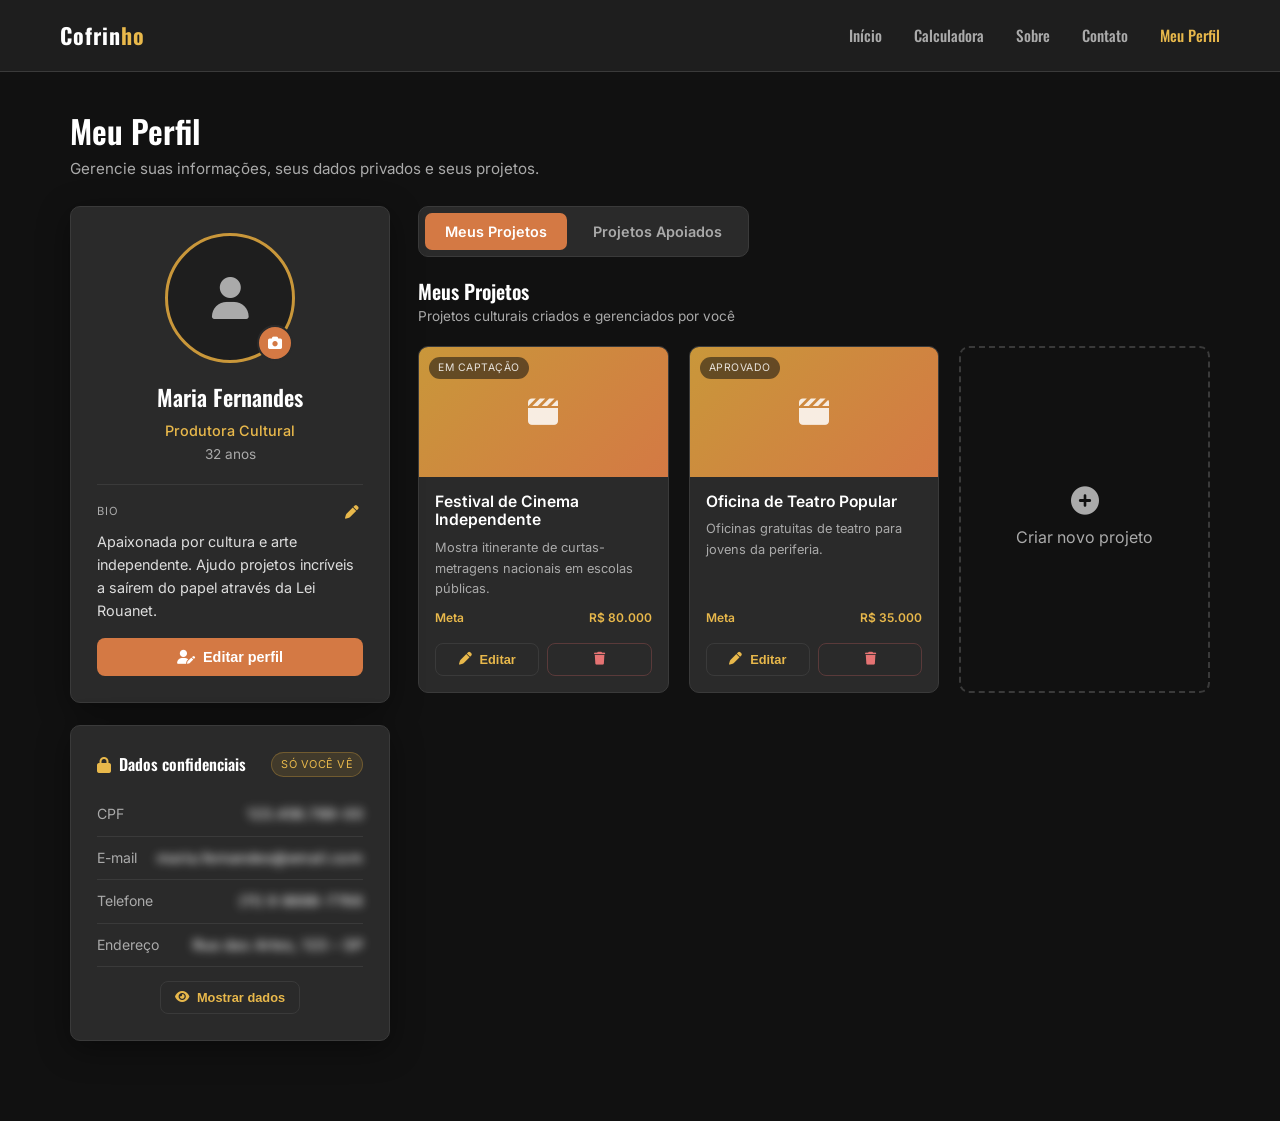
<file: perfil.html>
<!DOCTYPE html>
<html lang="pt-br">
<head>
<meta charset="UTF-8">
<meta name="viewport" content="width=device-width, initial-scale=1.0">
<title>Meu Perfil | Cofrinho</title>
<link rel="stylesheet" href="https://cdnjs.cloudflare.com/ajax/libs/font-awesome/6.7.2/css/all.min.css"/>
<link href="https://fonts.googleapis.com/css2?family=Oswald:wght@300;400;500;700&family=Inter:wght@400;500;600;700&display=swap" rel="stylesheet">
<link rel="stylesheet" href="css/global.css"/>
<style>


:root {
  --amarelo: #d47944;
  --amarelo-hover: #e8935a;
  --gold:     #C9973A;
  --gold-l:   #E8B84B;
  --cinza-escuro: #111111;
  --cinza-medio: #1e1e1e;
  --cinza-card: #2a2a2a;
  --cinza-borda: #3a3a3a;
  --branco: #ffffff;
  --texto-muted: #aaaaaa;
  --shadow: 0 8px 32px rgba(0,0,0,.4);
  --radius: 10px;
  --transition: .25s ease;
}

*, *::before, *::after { box-sizing: border-box; margin: 0; padding: 0; }
html { scroll-behavior: smooth; }

body {
  font-family: 'Inter', 'Segoe UI', sans-serif;
  background: var(--cinza-escuro);
  color: var(--branco);
  line-height: 1.6;
  min-height: 100vh;

}

a { color: var(--amarelo); text-decoration: none; }

/* ===== HEADER ===== */
header {
  font-family: 'Oswald', Arial, sans-serif;
  display: flex;
  justify-content: space-between;
  align-items: center;
  padding: 18px 60px;
  background: var(--cinza-medio);
  border-bottom: 1px solid var(--cinza-borda);
  position: sticky;
  top: 0;
  z-index: 50;
}
.header-logo-text {
  font-size: 22px;
  font-weight: 700;
  letter-spacing: 1px;
  color: var(--branco);
}
.header-logo-text span { color: var(--gold-l); }
header nav { display: flex; gap: 2rem; align-items: center; }
header nav a {
  color: var(--texto-muted); font-weight: 500; font-size: .95rem;
  transition: color var(--transition);
}
header nav a:hover, header nav a.active { color: var(--gold-l); }
.nav-toggle { display: none; background: none; border: none; color: var(--branco); font-size: 1.5rem; cursor: pointer; }

@media (max-width: 860px){
  header{ padding: 15px 20px; }
  header nav{ display:none; position:fixed; inset:0; background:rgba(17,17,17,.98);
    flex-direction:column; justify-content:center; align-items:center; gap:2rem; z-index:99; }
  header nav.open{ display:flex; }
  .nav-toggle{ display:block; z-index:100; }
}

/* ===== LAYOUT ===== */
.page-title {
  max-width: 1200px;
  margin: 40px auto 0;
  padding: 0 30px;
}
.page-title h1 { font-family:'Oswald',sans-serif; font-size: 2rem; font-weight: 600; }
.page-title p { color: var(--texto-muted); margin-top: 6px; font-size: .95rem; }

.wrapper {
  display: grid;
  grid-template-columns: 320px 1fr;
  gap: 28px;
  max-width: 1200px;
  margin: 25px auto 80px;
  padding: 0 30px;
  align-items: start;
}

.card {
  background: var(--cinza-card);
  border: 1px solid var(--cinza-borda);
  border-radius: var(--radius);
  padding: 26px;
  box-shadow: var(--shadow);
}

/* ===== SIDEBAR / PERFIL ===== */
.sidebar { display: flex; flex-direction: column; gap: 22px; position: sticky; top: 100px; }

.profile-card { text-align: center; }

.avatar-wrap {
  position: relative;
  width: 130px;
  height: 130px;
  margin: 0 auto 16px;
}
.avatar-img {
  width: 130px; height: 130px; border-radius: 50%;
  object-fit: cover; border: 3px solid var(--gold);
  background: var(--cinza-medio);
  display:flex; align-items:center; justify-content:center;
  font-size: 42px; color: var(--texto-muted);
}
.avatar-edit-btn {
  position: absolute; bottom: 2px; right: 2px;
  width: 36px; height: 36px; border-radius: 50%;
  background: var(--amarelo); border: 2px solid var(--cinza-card);
  color: var(--branco); font-size: 14px;
  display: flex; align-items: center; justify-content: center;
  cursor: pointer; transition: background var(--transition);
}
.avatar-edit-btn:hover { background: var(--amarelo-hover); }

.profile-name { font-family:'Oswald',sans-serif; font-size: 1.4rem; font-weight: 600; }
.profile-prof { color: var(--gold-l); font-size: .9rem; margin-top: 4px; font-weight: 500; }
.profile-age { color: var(--texto-muted); font-size: .85rem; margin-top: 2px; }

.profile-bio {
  margin-top: 18px; padding-top: 18px;
  border-top: 1px solid var(--cinza-borda);
  text-align: left;
  font-size: .9rem;
  color: #ddd;
}
.profile-bio-label {
  text-transform: uppercase; font-size: .7rem; letter-spacing: 1px;
  color: var(--texto-muted); margin-bottom: 8px; display:flex; align-items:center; justify-content:space-between;
}
.icon-btn {
  background: none; border: none; color: var(--gold-l); cursor: pointer;
  font-size: .85rem; padding: 2px 4px; transition: color var(--transition);
}
.icon-btn:hover { color: var(--gold); }

.btn {
  display: inline-flex; align-items: center; justify-content: center; gap: 8px;
  padding: 11px 18px; border-radius: 8px; font-weight: 600; font-size: .9rem;
  cursor: pointer; border: none; transition: all var(--transition); width: 100%;
}
.btn-primary { background: var(--amarelo); color: var(--branco); }
.btn-primary:hover { background: var(--amarelo-hover); }
.btn-outline { background: transparent; color: var(--gold-l); border: 1px solid var(--cinza-borda); }
.btn-outline:hover { border-color: var(--gold-l); }
.btn-sm { width:auto; padding: 8px 14px; font-size: .8rem; }
.btn-danger { background: transparent; color: #e57373; border: 1px solid #5a3a3a; }
.btn-danger:hover { background: rgba(229,115,115,.1); }

.mt-10 { margin-top: 10px; }
.mt-16 { margin-top: 16px; }

/* ===== DADOS CONFIDENCIAIS ===== */
.confidencial-header {
  display: flex; align-items: center; justify-content: space-between; margin-bottom: 16px;
}
.confidencial-title { display:flex; align-items:center; gap:8px; font-family:'Oswald',sans-serif; font-size: 1rem; font-weight:600; }
.confidencial-title i { color: var(--gold-l); }
.badge-privado {
  font-size: .68rem; text-transform: uppercase; letter-spacing: .5px;
  background: rgba(201,151,58,.15); color: var(--gold-l);
  padding: 3px 9px; border-radius: 20px; border: 1px solid rgba(201,151,58,.35);
}
.conf-row {
  display: flex; justify-content: space-between; align-items: center;
  padding: 10px 0; border-bottom: 1px solid var(--cinza-borda); font-size: .88rem;
}
.conf-row:last-of-type { border-bottom: none; }
.conf-label { color: var(--texto-muted); }
.conf-value { font-weight: 500; letter-spacing: .5px; }
.conf-blur { filter: blur(5px); user-select: none; transition: filter .2s; }
.conf-toggle-wrap { text-align:center; margin-top: 14px; }

/* ===== MAIN CONTENT / TABS ===== */
.tabs {
  display: flex; gap: 6px; margin-bottom: 22px;
  background: var(--cinza-card); border: 1px solid var(--cinza-borda);
  border-radius: 10px; padding: 6px; width: fit-content;
}
.tab-btn {
  background: none; border: none; color: var(--texto-muted);
  padding: 10px 20px; border-radius: 7px; font-weight: 600; font-size: .9rem;
  cursor: pointer; transition: all var(--transition); font-family: inherit;
}
.tab-btn.active { background: var(--amarelo); color: var(--branco); }
.tab-btn:not(.active):hover { color: var(--branco); }

.tab-panel { display: none; }
.tab-panel.active { display: block; }

.panel-head {
  display: flex; justify-content: space-between; align-items: center; margin-bottom: 18px;
}
.panel-head h2 { font-family:'Oswald',sans-serif; font-size: 1.25rem; font-weight: 600; }
.panel-head p { color: var(--texto-muted); font-size: .85rem; margin-top: 3px; }

.project-grid {
  display: grid;
  grid-template-columns: repeat(auto-fill, minmax(230px, 1fr));
  gap: 20px;
}

.project-card {
  background: var(--cinza-card); border: 1px solid var(--cinza-borda);
  border-radius: var(--radius); overflow: hidden;
  transition: transform var(--transition), border-color var(--transition);
  display: flex; flex-direction: column;
}
.project-card:hover { transform: translateY(-4px); border-color: var(--gold); }
.project-img {
  height: 130px; background: linear-gradient(135deg, var(--gold) 0%, var(--amarelo) 100%);
  display: flex; align-items:center; justify-content:center; color: rgba(255,255,255,.85); font-size: 30px;
  position: relative;
}
.project-status {
  position:absolute; top:10px; left:10px; font-size:.65rem; text-transform:uppercase;
  background: rgba(17,17,17,.55); padding: 3px 9px; border-radius: 20px; letter-spacing:.5px;
}
.project-info { padding: 16px; flex: 1; display:flex; flex-direction:column; gap: 8px;}
.project-info h3 { font-size: .98rem; font-weight: 600; }
.project-info p { font-size: .8rem; color: var(--texto-muted); flex:1; }
.project-meta { display:flex; justify-content:space-between; font-size:.75rem; color: var(--gold-l); font-weight:600; }
.project-actions { display: flex; gap: 8px; padding: 0 16px 16px; }
.project-actions .btn-sm { flex: 1; }

.add-card {
  border: 2px dashed var(--cinza-borda); border-radius: var(--radius);
  display: flex; flex-direction: column; align-items: center; justify-content: center;
  gap: 10px; min-height: 230px; cursor: pointer; color: var(--texto-muted);
  transition: all var(--transition);
}
.add-card:hover { border-color: var(--gold-l); color: var(--gold-l); }
.add-card i { font-size: 28px; }

.empty-state {
  text-align:center; padding: 50px 20px; color: var(--texto-muted); font-size: .9rem;
}

/* ===== MODAL ===== */
.modal-overlay {
  display: none; position: fixed; inset: 0; background: rgba(0,0,0,.65);
  z-index: 200; align-items: center; justify-content: center; padding: 20px;
}
.modal-overlay.open { display: flex; }
.modal-box {
  background: var(--cinza-card); border: 1px solid var(--cinza-borda);
  border-radius: var(--radius); width: 100%; max-width: 480px;
  padding: 28px; box-shadow: var(--shadow); max-height: 90vh; overflow-y: auto;
}
.modal-head { display:flex; justify-content:space-between; align-items:center; margin-bottom: 20px; }
.modal-head h3 { font-family:'Oswald',sans-serif; font-size: 1.15rem; }
.modal-close { background:none; border:none; color: var(--texto-muted); font-size: 1.2rem; cursor:pointer; }
.modal-close:hover { color: var(--branco); }

.form-group { margin-bottom: 16px; }
.form-group label {
  display:block; font-size:.78rem; text-transform:uppercase; letter-spacing:.5px;
  color: var(--texto-muted); margin-bottom: 7px; font-weight:600;
}
.form-group input,
.form-group textarea,
.form-group select {
  width: 100%; padding: 11px 13px; border-radius: 7px;
  border: 1px solid var(--cinza-borda); background: var(--cinza-medio);
  color: var(--branco); font-size: .9rem; font-family: inherit;
}
.form-group input:focus, .form-group textarea:focus, .form-group select:focus {
  outline: none; border-color: var(--gold-l);
}
.form-group textarea { resize: vertical; min-height: 90px; }
.form-row-2 { display: grid; grid-template-columns: 1fr 1fr; gap: 14px; }
.modal-actions { display:flex; gap: 10px; margin-top: 22px; }

.toast {
  position: fixed; bottom: 26px; right: 26px; background: var(--cinza-card);
  border: 1px solid var(--gold); color: var(--branco); padding: 14px 20px;
  border-radius: 8px; box-shadow: var(--shadow); font-size: .88rem;
  display: flex; align-items: center; gap: 10px; z-index: 300;
  transform: translateY(20px); opacity: 0; pointer-events: none; transition: all .3s ease;
}
.toast.show { transform: translateY(0); opacity: 1; }
.toast i { color: var(--gold-l); }

@media (max-width: 860px) {
  .wrapper { grid-template-columns: 1fr; }
  .sidebar { position: static; }
}
</style>
</head>
<body>

<header>
  <div class="header-logo-text">Cofrin<span>ho</span></div>
  <nav id="mainNav">
    <a href="index.html">Início</a>
    <a href="calculadora.html">Calculadora</a>
    <a href="sobre.html">Sobre</a>
    <a href="contato.html">Contato</a>
    <a href="perfil.html" class="active">Meu Perfil</a>
  </nav>
  <button class="nav-toggle" id="navToggle"><i class="fa-solid fa-bars"></i></button>
</header>

<div class="page-title">
  <h1>Meu Perfil</h1>
  <p>Gerencie suas informações, seus dados privados e seus projetos.</p>
</div>

<div class="wrapper">

  <!-- ===== SIDEBAR ===== -->
  <div class="sidebar">

    <!-- Cartão de perfil -->
    <div class="card profile-card">
      <div class="avatar-wrap">
        <div class="avatar-img" id="avatarImg"><i class="fa-solid fa-user"></i></div>
        <div class="avatar-edit-btn" id="avatarEditBtn" title="Alterar foto">
          <i class="fa-solid fa-camera"></i>
        </div>
        <input type="file" id="avatarInput" accept="image/*" hidden>
      </div>

      <div class="profile-name" id="displayName">Maria Fernandes</div>
      <div class="profile-prof" id="displayProf">Produtora Cultural</div>
      <div class="profile-age" id="displayAge">32 anos</div>

      <div class="profile-bio">
        <div class="profile-bio-label">
          <span>Bio</span>
          <button class="icon-btn" id="editBioBtn" title="Editar bio"><i class="fa-solid fa-pen"></i></button>
        </div>
        <p id="displayBio">Apaixonada por cultura e arte independente. Ajudo projetos incríveis a saírem do papel através da Lei Rouanet.</p>
      </div>

      <button class="btn btn-primary mt-16" id="openEditProfileBtn">
        <i class="fa-solid fa-user-pen"></i> Editar perfil
      </button>
    </div>

    <!-- Dados confidenciais -->
    <div class="card">
      <div class="confidencial-header">
        <div class="confidencial-title"><i class="fa-solid fa-lock"></i> Dados confidenciais</div>
        <span class="badge-privado">Só você vê</span>
      </div>

      <div class="conf-row">
        <span class="conf-label">CPF</span>
        <span class="conf-value conf-blur" data-conf>123.456.789-00</span>
      </div>
      <div class="conf-row">
        <span class="conf-label">E-mail</span>
        <span class="conf-value conf-blur" data-conf>maria.fernandes@email.com</span>
      </div>
      <div class="conf-row">
        <span class="conf-label">Telefone</span>
        <span class="conf-value conf-blur" data-conf>(11) 9 8888-7766</span>
      </div>
      <div class="conf-row">
        <span class="conf-label">Endereço</span>
        <span class="conf-value conf-blur" data-conf>Rua das Artes, 123 – SP</span>
      </div>

      <div class="conf-toggle-wrap">
        <button class="btn btn-outline btn-sm" id="toggleConfBtn">
          <i class="fa-solid fa-eye"></i> Mostrar dados
        </button>
      </div>
    </div>
  </div>

  <!-- ===== MAIN ===== -->
  <div class="main-content">

    <div class="tabs">
      <button class="tab-btn active" data-tab="meus">Meus Projetos</button>
      <button class="tab-btn" data-tab="apoiados">Projetos Apoiados</button>
    </div>

    <!-- MEUS PROJETOS -->
    <div class="tab-panel active" id="tab-meus">
      <div class="panel-head">
        <div>
          <h2>Meus Projetos</h2>
          <p>Projetos culturais criados e gerenciados por você</p>
        </div>
      </div>
      <div class="project-grid" id="meusProjetosGrid"></div>
    </div>

    <!-- PROJETOS APOIADOS -->
    <div class="tab-panel" id="tab-apoiados">
      <div class="panel-head">
        <div>
          <h2>Projetos Apoiados</h2>
          <p>Projetos culturais que você já incentivou via Lei Rouanet</p>
        </div>
      </div>
      <div class="project-grid" id="apoiadosGrid"></div>
    </div>

  </div>
</div>

<!-- ===== MODAL: EDITAR PERFIL ===== -->
<div class="modal-overlay" id="modalPerfil">
  <div class="modal-box">
    <div class="modal-head">
      <h3>Editar perfil</h3>
      <button class="modal-close" data-close><i class="fa-solid fa-xmark"></i></button>
    </div>
    <form id="formPerfil">
      <div class="form-group">
        <label>Nome completo</label>
        <input type="text" id="inputNome" required>
      </div>
      <div class="form-row-2">
        <div class="form-group">
          <label>Idade</label>
          <input type="number" id="inputIdade" min="1" max="120" required>
        </div>
        <div class="form-group">
          <label>Profissão</label>
          <input type="text" id="inputProfissao" required>
        </div>
      </div>
      <hr style="border-color: var(--cinza-borda); margin-bottom:16px;">
      <div class="form-group">
        <label>CPF (confidencial)</label>
        <input type="text" id="inputCpf">
      </div>
      <div class="form-row-2">
        <div class="form-group">
          <label>E-mail (confidencial)</label>
          <input type="email" id="inputEmail">
        </div>
        <div class="form-group">
          <label>Telefone (confidencial)</label>
          <input type="text" id="inputTelefone">
        </div>
      </div>
      <div class="form-group">
        <label>Endereço (confidencial)</label>
        <input type="text" id="inputEndereco">
      </div>
      <div class="modal-actions">
        <button type="button" class="btn btn-outline" data-close>Cancelar</button>
        <button type="submit" class="btn btn-primary">Salvar alterações</button>
      </div>
    </form>
  </div>
</div>

<!-- ===== MODAL: EDITAR BIO ===== -->
<div class="modal-overlay" id="modalBio">
  <div class="modal-box">
    <div class="modal-head">
      <h3>Editar bio</h3>
      <button class="modal-close" data-close><i class="fa-solid fa-xmark"></i></button>
    </div>
    <form id="formBio">
      <div class="form-group">
        <label>Sobre você</label>
        <textarea id="inputBio" maxlength="240"></textarea>
      </div>
      <div class="modal-actions">
        <button type="button" class="btn btn-outline" data-close>Cancelar</button>
        <button type="submit" class="btn btn-primary">Salvar bio</button>
      </div>
    </form>
  </div>
</div>

<!-- ===== MODAL: PROJETO (criar/editar) ===== -->
<div class="modal-overlay" id="modalProjeto">
  <div class="modal-box">
    <div class="modal-head">
      <h3 id="modalProjetoTitulo">Novo projeto</h3>
      <button class="modal-close" data-close><i class="fa-solid fa-xmark"></i></button>
    </div>
    <form id="formProjeto">
      <input type="hidden" id="projetoId">
      <div class="form-group">
        <label>Nome do projeto</label>
        <input type="text" id="projetoNome" required>
      </div>
      <div class="form-group">
        <label>Descrição</label>
        <textarea id="projetoDescricao" required></textarea>
      </div>
      <div class="form-row-2">
        <div class="form-group">
          <label>Status</label>
          <select id="projetoStatus">
            <option value="Em captação">Em captação</option>
            <option value="Aprovado">Aprovado</option>
            <option value="Concluído">Concluído</option>
          </select>
        </div>
        <div class="form-group">
          <label>Meta (R$)</label>
          <input type="number" id="projetoMeta" min="0" required>
        </div>
      </div>
      <div class="modal-actions">
        <button type="button" class="btn btn-outline" data-close>Cancelar</button>
        <button type="submit" class="btn btn-primary">Salvar projeto</button>
      </div>
    </form>
  </div>
</div>

<div class="toast" id="toast"><i class="fa-solid fa-circle-check"></i><span id="toastMsg">Salvo com sucesso!</span></div>

<script>
/* ===================== ESTADO ===================== */
let perfil = {
  nome: "Maria Fernandes",
  idade: 32,
  profissao: "Produtora Cultural",
  bio: "Apaixonada por cultura e arte independente. Ajudo projetos incríveis a saírem do papel através da Lei Rouanet.",
  cpf: "123.456.789-00",
  email: "maria.fernandes@email.com",
  telefone: "(11) 9 8888-7766",
  endereco: "Rua das Artes, 123 – SP",
  foto: null
};

let meusProjetos = [
  { id: 1, nome: "Festival de Cinema Independente", descricao: "Mostra itinerante de curtas-metragens nacionais em escolas públicas.", status: "Em captação", meta: 80000 },
  { id: 2, nome: "Oficina de Teatro Popular", descricao: "Oficinas gratuitas de teatro para jovens da periferia.", status: "Aprovado", meta: 35000 }
];

const projetosApoiados = [
  { nome: "Orquestra Jovem da Cidade", descricao: "Formação musical gratuita para crianças e adolescentes.", data: "Mar/2026", valor: "R$ 500" },
  { nome: "Exposição Arte Marginal", descricao: "Mostra fotográfica sobre culturas periféricas urbanas.", data: "Jan/2026", valor: "R$ 250" }
];

let confidencialVisivel = false;
let projetoEditandoId = null;

/* ===================== HEADER MOBILE ===================== */
document.getElementById('navToggle').addEventListener('click', () => {
  document.getElementById('mainNav').classList.toggle('open');
});

/* ===================== RENDER PERFIL ===================== */
function renderPerfil() {
  document.getElementById('displayName').textContent = perfil.nome;
  document.getElementById('displayProf').textContent = perfil.profissao;
  document.getElementById('displayAge').textContent = perfil.idade + " anos";
  document.getElementById('displayBio').textContent = perfil.bio;

  const avatarBox = document.getElementById('avatarImg');
  avatarBox.innerHTML = perfil.foto
    ? `<img src="${perfil.foto}" alt="Foto de perfil" style="width:100%;height:100%;border-radius:50%;object-fit:cover;">`
    : `<i class="fa-solid fa-user"></i>`;

  const rows = document.querySelectorAll('[data-conf]');
  const valores = [perfil.cpf, perfil.email, perfil.telefone, perfil.endereco];
  rows.forEach((el, i) => { el.textContent = valores[i]; });
}

/* ===================== FOTO DE PERFIL ===================== */
document.getElementById('avatarEditBtn').addEventListener('click', () => {
  document.getElementById('avatarInput').click();
});
document.getElementById('avatarInput').addEventListener('change', (e) => {
  const file = e.target.files[0];
  if (!file) return;
  const reader = new FileReader();
  reader.onload = (ev) => {
    perfil.foto = ev.target.result;
    renderPerfil();
    showToast("Foto de perfil atualizada!");
  };
  reader.readAsDataURL(file);
});

/* ===================== DADOS CONFIDENCIAIS ===================== */
document.getElementById('toggleConfBtn').addEventListener('click', function () {
  confidencialVisivel = !confidencialVisivel;
  document.querySelectorAll('[data-conf]').forEach(el => el.classList.toggle('conf-blur', !confidencialVisivel));
  this.innerHTML = confidencialVisivel
    ? '<i class="fa-solid fa-eye-slash"></i> Ocultar dados'
    : '<i class="fa-solid fa-eye"></i> Mostrar dados';
});

/* ===================== MODAIS: abrir/fechar ===================== */
function openModal(id) { document.getElementById(id).classList.add('open'); }
function closeModal(id) { document.getElementById(id).classList.remove('open'); }

document.querySelectorAll('[data-close]').forEach(btn => {
  btn.addEventListener('click', () => btn.closest('.modal-overlay').classList.remove('open'));
});
document.querySelectorAll('.modal-overlay').forEach(overlay => {
  overlay.addEventListener('click', (e) => { if (e.target === overlay) overlay.classList.remove('open'); });
});

/* ===================== EDITAR PERFIL ===================== */
document.getElementById('openEditProfileBtn').addEventListener('click', () => {
  document.getElementById('inputNome').value = perfil.nome;
  document.getElementById('inputIdade').value = perfil.idade;
  document.getElementById('inputProfissao').value = perfil.profissao;
  document.getElementById('inputCpf').value = perfil.cpf;
  document.getElementById('inputEmail').value = perfil.email;
  document.getElementById('inputTelefone').value = perfil.telefone;
  document.getElementById('inputEndereco').value = perfil.endereco;
  openModal('modalPerfil');
});

document.getElementById('formPerfil').addEventListener('submit', (e) => {
  e.preventDefault();
  perfil.nome = document.getElementById('inputNome').value.trim();
  perfil.idade = document.getElementById('inputIdade').value;
  perfil.profissao = document.getElementById('inputProfissao').value.trim();
  perfil.cpf = document.getElementById('inputCpf').value.trim();
  perfil.email = document.getElementById('inputEmail').value.trim();
  perfil.telefone = document.getElementById('inputTelefone').value.trim();
  perfil.endereco = document.getElementById('inputEndereco').value.trim();
  renderPerfil();
  closeModal('modalPerfil');
  showToast("Perfil atualizado com sucesso!");
});

/* ===================== EDITAR BIO ===================== */
document.getElementById('editBioBtn').addEventListener('click', () => {
  document.getElementById('inputBio').value = perfil.bio;
  openModal('modalBio');
});
document.getElementById('formBio').addEventListener('submit', (e) => {
  e.preventDefault();
  perfil.bio = document.getElementById('inputBio').value.trim();
  renderPerfil();
  closeModal('modalBio');
  showToast("Bio atualizada!");
});

/* ===================== TABS ===================== */
document.querySelectorAll('.tab-btn').forEach(btn => {
  btn.addEventListener('click', () => {
    document.querySelectorAll('.tab-btn').forEach(b => b.classList.remove('active'));
    document.querySelectorAll('.tab-panel').forEach(p => p.classList.remove('active'));
    btn.classList.add('active');
    document.getElementById('tab-' + btn.dataset.tab).classList.add('active');
  });
});

/* ===================== RENDER PROJETOS ===================== */
function renderMeusProjetos() {
  const grid = document.getElementById('meusProjetosGrid');
  grid.innerHTML = "";

  if (meusProjetos.length === 0) {
    grid.innerHTML = `<div class="empty-state">Você ainda não criou nenhum projeto.</div>`;
  }

  meusProjetos.forEach(p => {
    const card = document.createElement('div');
    card.className = 'project-card';
    card.innerHTML = `
      <div class="project-img"><span class="project-status">${p.status}</span><i class="fa-solid fa-clapperboard"></i></div>
      <div class="project-info">
        <h3>${p.nome}</h3>
        <p>${p.descricao}</p>
        <div class="project-meta"><span>Meta</span><span>R$ ${Number(p.meta).toLocaleString('pt-BR')}</span></div>
      </div>
      <div class="project-actions">
        <button class="btn btn-outline btn-sm" onclick="editarProjeto(${p.id})"><i class="fa-solid fa-pen"></i> Editar</button>
        <button class="btn btn-danger btn-sm" onclick="excluirProjeto(${p.id})"><i class="fa-solid fa-trash"></i></button>
      </div>
    `;
    grid.appendChild(card);
  });

  const addCard = document.createElement('div');
  addCard.className = 'add-card';
  addCard.innerHTML = `<i class="fa-solid fa-circle-plus"></i><span>Criar novo projeto</span>`;
  addCard.addEventListener('click', () => abrirModalProjeto());
  grid.appendChild(addCard);
}

function renderApoiados() {
  const grid = document.getElementById('apoiadosGrid');
  grid.innerHTML = "";
  if (projetosApoiados.length === 0) {
    grid.innerHTML = `<div class="empty-state">Você ainda não apoiou nenhum projeto.</div>`;
    return;
  }
  projetosApoiados.forEach(p => {
    const card = document.createElement('div');
    card.className = 'project-card';
    card.innerHTML = `
      <div class="project-img"><i class="fa-solid fa-heart"></i></div>
      <div class="project-info">
        <h3>${p.nome}</h3>
        <p>${p.descricao}</p>
        <div class="project-meta"><span>${p.data}</span><span>${p.valor}</span></div>
      </div>
    `;
    grid.appendChild(card);
  });
}

/* ===================== CRUD PROJETOS ===================== */
function abrirModalProjeto(id = null) {
  projetoEditandoId = id;
  const titulo = document.getElementById('modalProjetoTitulo');
  if (id) {
    const p = meusProjetos.find(pr => pr.id === id);
    titulo.textContent = "Editar projeto";
    document.getElementById('projetoNome').value = p.nome;
    document.getElementById('projetoDescricao').value = p.descricao;
    document.getElementById('projetoStatus').value = p.status;
    document.getElementById('projetoMeta').value = p.meta;
  } else {
    titulo.textContent = "Novo projeto";
    document.getElementById('formProjeto').reset();
  }
  openModal('modalProjeto');
}

function editarProjeto(id) { abrirModalProjeto(id); }

function excluirProjeto(id) {
  if (!confirm("Tem certeza que deseja excluir este projeto?")) return;
  meusProjetos = meusProjetos.filter(p => p.id !== id);
  renderMeusProjetos();
  showToast("Projeto excluído.");
}

document.getElementById('formProjeto').addEventListener('submit', (e) => {
  e.preventDefault();
  const dados = {
    nome: document.getElementById('projetoNome').value.trim(),
    descricao: document.getElementById('projetoDescricao').value.trim(),
    status: document.getElementById('projetoStatus').value,
    meta: document.getElementById('projetoMeta').value
  };

  if (projetoEditandoId) {
    const p = meusProjetos.find(pr => pr.id === projetoEditandoId);
    Object.assign(p, dados);
    showToast("Projeto atualizado!");
  } else {
    dados.id = Date.now();
    meusProjetos.push(dados);
    showToast("Projeto criado com sucesso!");
  }

  renderMeusProjetos();
  closeModal('modalProjeto');
});

/* ===================== TOAST ===================== */
let toastTimeout;
function showToast(msg) {
  const toast = document.getElementById('toast');
  document.getElementById('toastMsg').textContent = msg;
  toast.classList.add('show');
  clearTimeout(toastTimeout);
  toastTimeout = setTimeout(() => toast.classList.remove('show'), 3000);
}

/* ===================== INIT ===================== */
renderPerfil();
renderMeusProjetos();
renderApoiados();
</script>
</body>
</html>
</file>
<file: css/global.css>
:root {
    --amarelo: #d47944;
    --amarelo-hover: #e8935a;
    --gold:     #C9973A;
    --gold-l:   #E8B84B;
    --cinza-escuro: #111111;
    --cinza-medio: #1e1e1e;
    --cinza-card: #2a2a2a;
    --cinza-borda: #3a3a3a;
    --branco: #ffffff;
    --texto-muted: #aaaaaa;
    --radius: 3px;
    --transition: .25s ease;
  }

*, *::before, *::after { box-sizing: border-box; margin: 0; padding: 0; }
html { scroll-behavior: smooth; }

body {
    margin: 0;
    background: var(--branco);
    font-family: 'Segoe UI', Tahoma, Geneva, Verdana, sans-serif;
    color: var(--cinza-card);
}

a { color: var(--amarelo); text-decoration: none; }
a:hover { text-decoration: underline; }
h1,h2,h3 { line-height: 1.2; }

.container { max-width: 1200px; margin: 0 auto; padding: 0 2rem; }
.container-sm { max-width: 600px; margin: 0 auto; padding: 0 2rem; }

header {
    font-family: 'Helvetica Neue', Arial, sans-serif;
    position: absolute;
    top: 0;
    left: 0;
    width: 100%;
    z-index: 10;
    display: flex;
    justify-content: space-between;
    align-items: center;
    padding: 20px 80px;
    background: var(--branco);
    border-bottom: 1px solid rgba(16, 15, 15, 0.5); /* Ajuste a cor e opacidade aqui */
    box-sizing: border-box; /* Garante que a borda não aumente o tamanho do header */

}



header.scrolled {
  background: rgba(18, 18, 18, 0.95);
  backdrop-filter: blur(12px);
  box-shadow: 0 2px 20px rgba(0,0,0,.5);
}

.header-logo {
  height: 38px;
}
.hero, section:first-of-type {
  padding-top: 100px; /* Ajuste conforme a altura real do seu header */
}
header nav { display: flex; gap: 2rem; align-items: center; }
header nav a {
  color: var(--cinza-escuro); font-weight: 600; font-size: .95rem;
  transition: color var(--transition);
}
header nav a:hover, header nav a.active { color: var(--gold); text-decoration: none; }

.btn-entrar {
  font-family: 'Helvetica Neue', Arial, sans-serif;
  border: 1px solid var(--cinza-borda); padding: 8px 22px;
  border-radius: 3px; color: var(--cinza-escuro) !important; font-weight: 600;
  transition: all var(--transition);
}
.btn-entrar:hover {
  background: var(--gold); border-color: var(--gold); text-decoration: none;
}
.nav-toggle { display: none; background: none; border: none; color: var(--cinza-borda); font-size: 1.5rem; cursor: pointer; }

/* ===========================
  Final do Css do menu
=========================== */



  .section-lei {
    padding: 64px 32px;
    background: var(--branco);
  }

  .container-lei {
    margin: 10px auto;
    max-width: 1180px;
    
    display: grid;
    grid-template-columns: 1.1fr 0.9fr;
    gap: 48px;
    align-items: start;
  }

  @media (max-width: 860px) {.container-lei {grid-template-columns: 1fr;}}

  .text-col-lei h2 {
    font-size: 28px;
    font-weight: 700;
    margin: 0 0 20px;
    color: var(--cinza-borda);
  }

  .text-col-lei p {
    font-size: 16px;
    line-height: 1.7;
    color: var(--cinza-borda);
    margin: 0 0 18px;
  }

  .text-col-lei p strong {
    color: var(--gold-l);
    font-weight: 700;
  }

  .checklist-lei {
    list-style: none;
    margin: 28px 0 0;
    padding: 0;
    display: flex;
    flex-direction: column;
    gap: 14px;
  }

  .checklist-lei li {
    display: flex;
    align-items: center;
    gap: 10px;
    font-size: 15.5px;
    color: var(--cinza-borda);
  }

  .checklist-lei .check-icon-lei {
    flex-shrink: 0;
    width: 20px;
    height: 20px;
    border-radius: 50%;
    background: rgba(201, 151, 58, 0.15);
    display: flex;
    align-items: center;
    justify-content: center;
  }

  .checklist-lei .check-icon-lei svg {
    width: 12px;
    height: 12px;
    stroke: var(--gold-l);
    stroke-width: 3;
    fill: none;
  }

  /* ---------- Card do vídeo ---------- */
  .video-card-lei {
    background: var(--branco);
    border: 1px solid var(--cinza-borda);
    border-radius: var(--radius);
    box-shadow: var(--shadow);
    padding: 24px;
    transition: border-color var(--transition);
  }

  .video-card-lei:hover {
    border-color: var(--gold);
  }

  .video-card__header-lei {
    display: flex;
    align-items: center;
    gap: 10px;
    margin-bottom: 18px;
  }

  .video-card__header-lei svg {
    width: 22px;
    height: 22px;
    stroke: var(--amarelo);
    fill: none;
  }

  .video-card__header-lei span {
    font-size: 17px;
    font-weight: 700;
    color: var(--branco);
  }

  .video-placeholder-lei {
    background: var(--cinza-card);
    border: 1px dashed var(--cinza-borda);
    border-radius: var(--radius);
    height: 260px;
    display: flex;
    flex-direction: column;
    align-items: center;
    justify-content: center;
    gap: 14px;
    transition: background var(--transition), border-color var(--transition);
  }

  .video-placeholder-lei:hover {
    background: #303030;
    border-color: var(--gold);
    cursor: pointer;
  }

  .video-placeholder-lei svg {
    width: 56px;
    height: 56px;
    stroke: var(--texto-muted);
    fill: none;
    stroke-width: 1.4;
  }

  .video-placeholder-lei .titulo-lei {
    font-size: 15px;
    font-weight: 600;
    color: var(--cinza-borda);
  }

  .video-placeholder-lei .subtitulo-lei {
    font-size: 13px;
    color: var(--texto-muted);
  }

  .video-card__footer-lei {
    margin-top: 18px;
    font-size: 11px;
    color: var(--texto-muted);
    text-align: center;
    line-height: 1.6;
  }

  /* ==========================
   Como funciona
========================== */

.como-funciona-lei{
     margin: 10px auto;
    margin-top:0px;
}

.como-funciona-lei h3{
    font-size:26px;
    margin-bottom:12px;
    color:var(--cinza-borda);
}

.como-funciona-lei p{
    color:var(--texto-muted);
    line-height:1.7;
    margin-bottom:35px;
}

.passos-lei{
    display:grid;
    grid-template-columns:repeat(4,1fr);
    gap:25px;
}

@media(max-width:900px){.passos-lei{ grid-template-columns:1fr 1fr;}}
@media(max-width:650px){.passos-lei{ grid-template-columns:1fr;}}

.passo-card-lei{

    background:var(--cinza-medio);
    border:1px solid var(--cinza-borda);
    border-radius:5px;
    padding:30px;
    transition:.3s;
}

.passo-card-lei:hover{

    transform:translateY(-6px);
    border-color:var(--gold);
}

.numero-lei{

    width:50px;
    height:50px;
    border-radius:50%;
    background:rgba(201,151,58,.15);
    color:var(--gold-l);
    display:flex;
    align-items:center;
    justify-content:center;
    font-size:22px;
    font-weight:bold;
    margin-bottom:18px;

}

.passo-card-lei h4{

    margin:0 0 15px;
    color:#fff;
    font-size:18px;

}

.passo-card-lei p{

    margin:0;
    color:var(--texto-muted);
    font-size:15px;
    line-height:1.6;

}

/* ===========================
  Inicio do Css da Guia
=========================== */
.steps-guia{
    max-width:1100px;
    height: 200px;
    margin:auto;
    display:flex;
    flex-direction:column;
    gap:30px;
}
.step-card-guia{
    background: #212121;
    border:1px solid #ddd;
    border-radius:5px;
    padding:30px;
    display:flex;
    align-items:flex-start;
    gap:25px;
}


.step-icon-guia{
    width:50px;
    height:50px;
    background:var(--gold-l);
    border-radius:5px;
    display:flex;
    justify-content:center;
    align-items:center;
    flex-shrink:0;
}

.step-icon-guia i{
    font-size:20px;
    color:brown;
}

.step-content-guia{
    flex:1;
}

.step-number-guia{
    font-family: 'Oswald', Arial, sans-serif;
    color:var(--gold-l);
    font-size:20px;
    font-weight:800;
    letter-spacing:1px;
    text-transform:uppercase;
}

.step-content-guia h2{
    font-family: 'Oswald', Arial, sans-serif;
    margin:8px 0 15px;
    font-size:25px;
    font-weight:700;
    color:#ddd;
}

.step-content-guia p{
    color:#ddd;
    line-height:1.7;
    font-size:18px;
    font-family: 'Oswald', Arial, sans-serif;
}

@media(max-width:768px){

    .step-card-guia{
        flex-direction:column;
        align-items:flex-start;
    }

    .step-content-guia h2{
        font-size:28px;
    }

    .step-content-guia p{
        font-size:18px;
    }

}

/* ===========================
 final do Css da Guia
=========================== */




footer{ background: linear-gradient(180deg,#111 0%,#212121 100%); color:#fff;
    font-family:Arial, Helvetica, sans-serif; padding:45px 40px 18px;}
.footer-wrapper{ max-width:1400px; margin:auto;}
.footer-content{ display:grid; grid-template-columns:2fr 1fr 1fr 1fr; gap:45px; margin-bottom:35px;}
.footer-brand h2{ font-size:30px; margin-bottom:12px;}
.footer-brand p{ color:#c7c7c7; line-height:1.6; font-size:15px; max-width:360px;}
.footer-column h4{ color:#fff; font-size:16px; margin-bottom:18px; font-weight:700; letter-spacing:.5px;}
.footer-column ul{ list-style:none;}
.footer-column li{ margin-bottom:10px;}
.footer-column a{ color:#bdbdbd; text-decoration:none; transition:.3s; font-size:15px;}
.footer-column a:hover{ color:var(--gold); padding-left:6px;}
.footer-social{ display:flex; gap:12px; margin-top:18px;}
.social-icon{ width:38px; height:38px; border-radius:50%;
    background:#ffffff12; display:flex; justify-content:center;
    align-items:center; color:white; text-decoration: none; transition:.3s;}
.social-icon:hover{ background:var(--gold); transform:translateY(-4px);
    box-shadow:0 0 20px rgba(212,160,79,.4);}
.footer-bottom{ border-top:1px solid rgba(255,255,255,.08); padding-top:18px; display:flex;
    justify-content:space-between; align-items:center;
    flex-wrap:wrap; color:#999; font-size:14px;}
.footer-bottom a{ color:#999; text-decoration:none; transition:.3s;}
.footer-bottom a:hover{ color:var(--gold);}




/* ===========================
  Responsividade
=========================== */

@media(max-width:900px){.contact-grid{grid-template-columns:1fr;}.contact-info{position:static;}}
@media(max-width:600px){.page-hero,.contact-body{padding:0 20px;}.page-hero__title{font-size:2.2rem;}.form-row{grid-template-columns:1fr;}}
@media (max-width: 1200px) {.features-grid {gap: 30px;}.feature-image {width: 160px;height: 160px;}.hero h1 {font-size: 3rem;}}
@media (max-width: 992px) { nav { padding: 15px 30px;} .hero {padding: 100px 30px 60px;}
    .hero-content { grid-template-columns: 1fr; text-align: center;}
    .hero p {margin: 0 auto 40px;}
    .hero-buttons {justify-content: center;}
    .hero-visual {order: -1;}
    .mochi-main { top: 10px; right: 50%; transform: translateX(100px);}
    .features-grid {grid-template-columns: 1fr;max-width: 600px;}
    .feature-card {flex-direction: row;}
    .feature-image { width: 150px; height: 150px;}
    .steps {flex-direction: column;gap: 50px;}
    .steps::before { display: none;}
    .preview-screens {flex-direction: column; align-items: center; }
    .preview-phone:nth-child(2) { transform: none;}
    .testimonials-grid {grid-template-columns: 1fr;}
    .footer-content {grid-template-columns: 1fr 1fr;}}
@media (max-width: 768px) {
    .footer-hero h1 {font-size: 2.5rem;}
    .fotter-section-header h2 {font-size: 2.2rem;}
    .footer-feature-card {flex-direction: column; text-align: center;}
    .footerfeature-image { width: 200px;height: 200px;}
    .footer-feature-content h3 {justify-content: center;}
    .footer-phone-mockup {width: 320px; height: 640px;}
    .footer-content { grid-template-columns: 1fr; gap: 40px;}
    .footer-bottom {flex-direction: column; text-align: center;}
    .footer-download-cta h2 {font-size: 2.2rem; }
    .footer-app-buttons {flex-direction: column; align-items: center;}}

@media (max-width: 480px) {
    nav {padding: 15px 20px; }
    .hero, .features, .how-it-works, .app-preview, .testimonials, .download-cta { padding-left: 20px; padding-right: 20px;}
    .hero h1 { font-size: 2rem;}
    .btn { padding: 14px 28px; font-size: 0.95rem;}
    .feature-card { padding: 20px; }
    .feature-image { width: 180px; height: 180px; }
    footer { padding: 40px 20px 20px;}}

@media (max-width: 1200px) { .features-grid {gap: 30px;} .feature-image {width: 160px;height: 160px;} .hero h1 {font-size: 3rem;}}

@media (max-width: 480px) {
    nav {padding: 15px 20px;}
    .hero, .features, .how-it-works, .app-preview, .testimonials, .download-cta {padding-left: 20px;padding-right: 20px;}
    .hero h1 {font-size: 2rem;}
    .btn {padding: 14px 28px; font-size: 0.95rem;}
    .feature-card {padding: 20px;}
    .feature-image { width: 180px; height: 180px;}
    .footer { padding: 40px 20px 20px;}}

@media (max-width: 768px){ header{padding: 15px 25px;} .logo{height: 32px;} nav{position: absolute;left: 50%;transform: translateX(-50%);display: flex;gap: 15px;} nav a{margin: 0;font-size: 15px;} .btn-entrar{padding: 7px 16px;font-size: 14px;}}
@media (max-width: 768px){
    .banner-content-botoes{display: flex;flex-wrap: wrap;}
    .banner-item{flex: 1 1 50%;border-left: none;border-bottom: 1px solid #ddd;padding: 18px;}
    .banner-item:nth-child(odd){border-right: 1px solid #ddd;}}

@media (max-width: 768px) {
  header { padding: 16px 1.5rem; }
  header nav { display: none; }
  header nav.open {
    display: flex; flex-direction: column;
    position: fixed; top: 0; left: 0; right: 0; bottom: 0;
    background: rgba(17,17,17,.98); justify-content: center; align-items: center;
    gap: 2rem; font-size: 1.2rem; z-index: 99;}
  .nav-toggle { display: block; z-index: 100; }
  .quick-btns-inner { grid-template-columns: 1fr 1fr; }
  .quick-btn { border-right: none; border-bottom: 1px solid var(--cinza-borda); }
  .stats-grid { grid-template-columns: 1fr; }
  .result-grid { grid-template-columns: 1fr; }
  .rc.main { grid-column: 1; }
  .result-actions { flex-direction: column; }
  .calc-box { padding: 1.8rem 1.2rem; }
  .footer-content { grid-template-columns: 1fr 1fr; gap: 2rem; }
  .banner-img { height: 100vh; }}

  
@media(max-width:992px){
    .steps{ grid-template-columns:1fr;}
    .step{ border-right:none; border-bottom:1px solid #d5d5d5; padding:35px 0;}
    .step:last-child{ border-bottom:none;}
    .cta-content{flex-direction:column; text-align:center;}
    .steps-title span,
    .steps-title strong{ font-size:40px;}
    .cta-text h2{ font-size:36px;}
    .btn-calcular{font-size:30px; width:100%;}}

@media (max-width: 480px) { .quick-btns-inner { grid-template-columns: 1fr; } .footer-content { grid-template-columns: 1fr; }}
@media (max-width: 900px) { .cadastro-container {flex-direction: column;gap: 40px;} .cadastro-left, .cadastro-right {max-width: 100%;}}
@media(max-width:900px){.blog-section{grid-template-columns:1fr;gap:40px;}.blog-info,.faq{text-align:center;}.faq-question{text-align:left;}}
</file>
